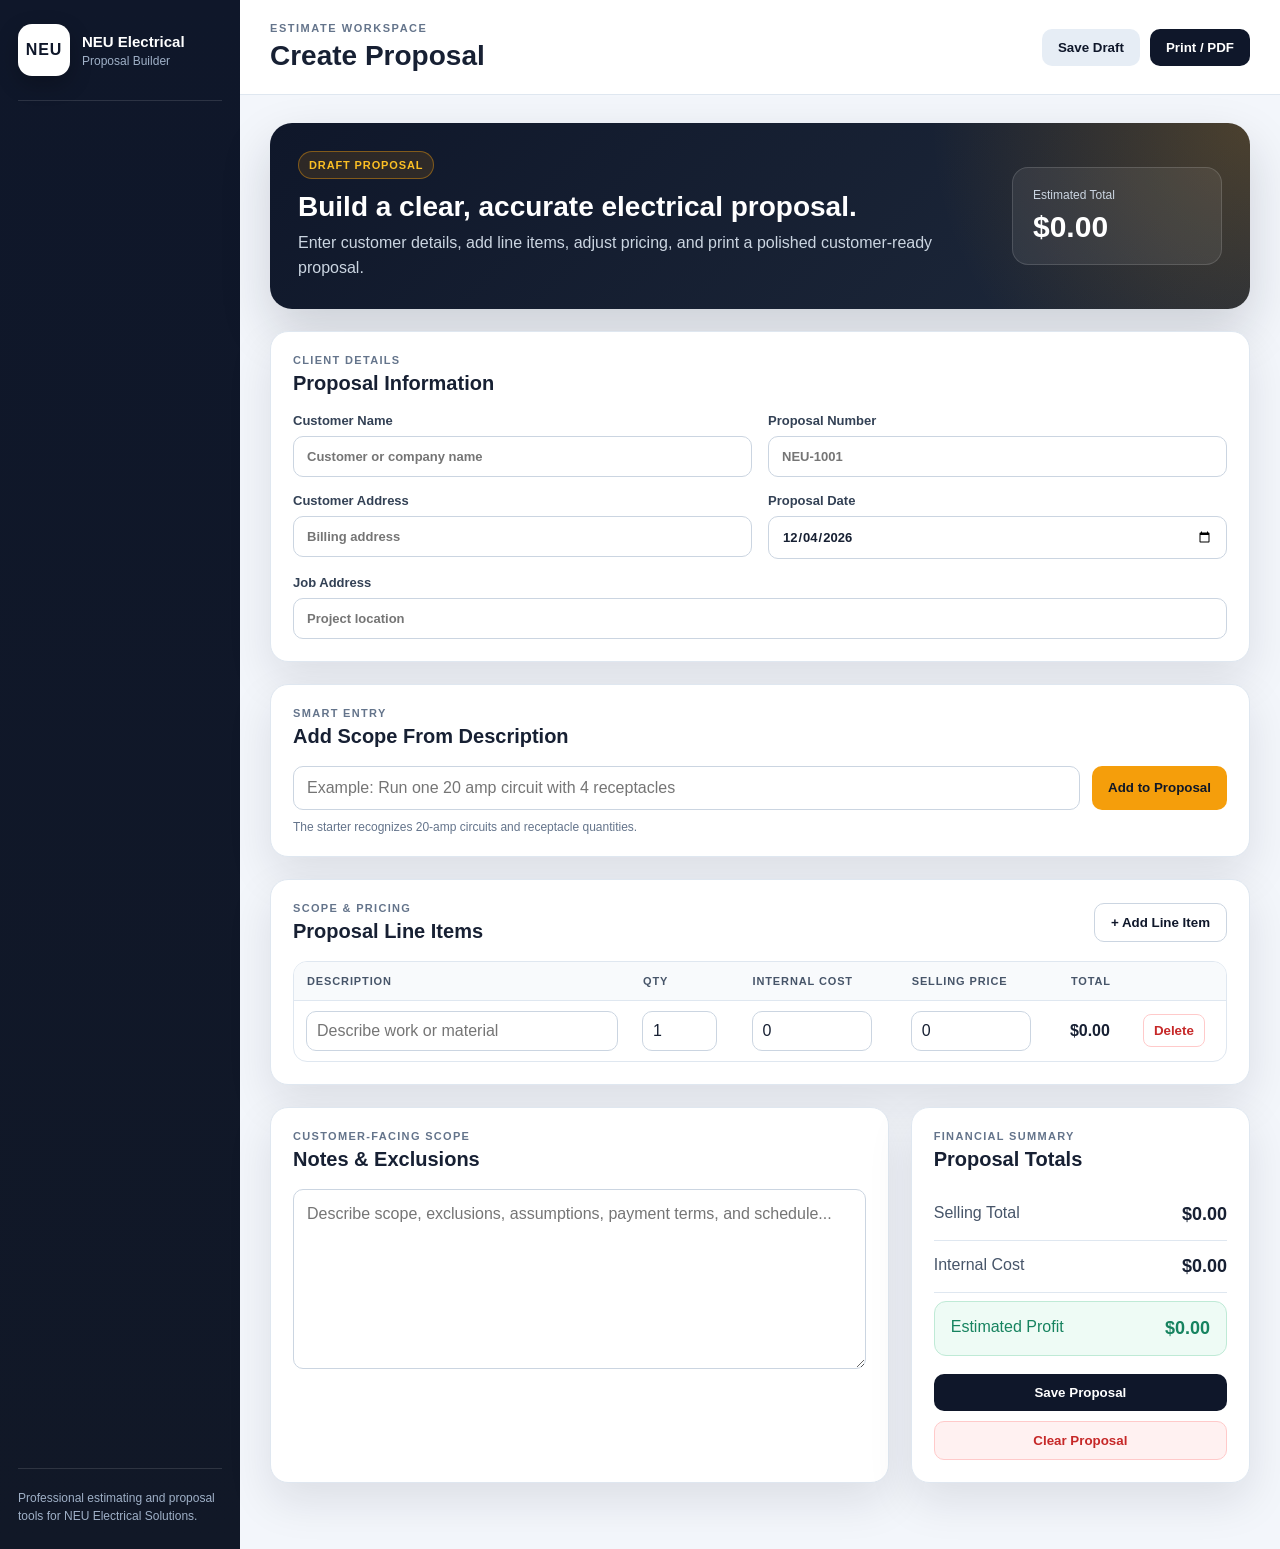
<file: neu-proposals-single-file.html>
<!DOCTYPE html>
<html lang="en">
<head>
  <meta charset="UTF-8" />
  <meta name="viewport" content="width=device-width, initial-scale=1.0" />
  <meta name="theme-color" content="#0f172a" />
  <title>NEU Proposal Builder</title>
  <style>
    :root{
      --navy:#0f172a;
      --navy2:#1e293b;
      --bg:#f3f6fb;
      --white:#ffffff;
      --text:#172033;
      --muted:#64748b;
      --border:#dfe7f0;
      --accent:#f59e0b;
      --green:#16835f;
      --red:#c62828;
      --shadow:0 18px 45px rgba(15,23,42,.10);
    }
    *{box-sizing:border-box}
    body{
      margin:0;
      font-family:Arial,Helvetica,sans-serif;
      background:var(--bg);
      color:var(--text);
    }
    .app{
      min-height:100vh;
      display:grid;
      grid-template-columns:240px 1fr;
    }
    .sidebar{
      background:linear-gradient(180deg,var(--navy),#111827);
      color:#fff;
      padding:24px 18px;
      display:flex;
      flex-direction:column;
    }
    .brand{
      display:flex;
      align-items:center;
      gap:12px;
      padding-bottom:24px;
      border-bottom:1px solid rgba(255,255,255,.12);
    }
    .logo{
      width:52px;
      height:52px;
      border-radius:14px;
      display:grid;
      place-items:center;
      background:#fff;
      color:var(--navy);
      font-weight:800;
      letter-spacing:.06em;
      box-shadow:0 8px 22px rgba(0,0,0,.24);
    }
    .brand strong{display:block;font-size:15px}
    .brand span{display:block;color:#9fb0c7;font-size:12px;margin-top:4px}
    .side-note{
      margin-top:auto;
      color:#9fb0c7;
      font-size:12px;
      line-height:1.5;
      padding-top:20px;
      border-top:1px solid rgba(255,255,255,.12);
    }
    .main{min-width:0}
    .topbar{
      background:rgba(255,255,255,.95);
      border-bottom:1px solid var(--border);
      padding:22px 30px;
      display:flex;
      justify-content:space-between;
      align-items:center;
      position:sticky;
      top:0;
      z-index:5;
    }
    .eyebrow{
      margin:0 0 6px;
      font-size:11px;
      font-weight:800;
      color:var(--muted);
      letter-spacing:.14em;
      text-transform:uppercase;
    }
    h1,h2,h3,p{margin-top:0}
    .topbar h1{margin:0;font-size:28px}
    .actions{display:flex;gap:10px}
    .content{
      max-width:1320px;
      margin:0 auto;
      padding:28px 30px 44px;
    }
    .hero{
      background:
        radial-gradient(circle at top right,rgba(245,158,11,.22),transparent 32%),
        linear-gradient(135deg,var(--navy),var(--navy2));
      color:#fff;
      border-radius:22px;
      padding:28px;
      display:flex;
      justify-content:space-between;
      gap:24px;
      box-shadow:0 22px 50px rgba(15,23,42,.17);
      margin-bottom:22px;
    }
    .hero h2{font-size:28px;margin:12px 0 8px}
    .hero p{color:#cbd5e1;line-height:1.55;margin:0}
    .pill{
      display:inline-block;
      border:1px solid rgba(245,158,11,.42);
      color:#fbbf24;
      background:rgba(245,158,11,.13);
      border-radius:999px;
      padding:7px 10px;
      font-size:11px;
      font-weight:800;
      letter-spacing:.08em;
      text-transform:uppercase;
    }
    .hero-total{
      min-width:210px;
      align-self:center;
      border:1px solid rgba(255,255,255,.14);
      background:rgba(255,255,255,.07);
      border-radius:16px;
      padding:20px;
    }
    .hero-total span{display:block;color:#cbd5e1;font-size:12px}
    .hero-total strong{display:block;font-size:30px;margin-top:8px}
    .panel{
      background:var(--white);
      border:1px solid var(--border);
      border-radius:18px;
      padding:22px;
      box-shadow:var(--shadow);
      margin-bottom:22px;
    }
    .panel-head{
      display:flex;
      justify-content:space-between;
      align-items:center;
      gap:16px;
      margin-bottom:18px;
    }
    .panel-head h3{margin:0;font-size:20px}
    .kicker{
      display:block;
      margin-bottom:6px;
      color:var(--muted);
      font-size:11px;
      font-weight:800;
      letter-spacing:.12em;
      text-transform:uppercase;
    }
    .grid{
      display:grid;
      grid-template-columns:1fr 1fr;
      gap:16px;
    }
    .span2{grid-column:1/-1}
    label{
      display:flex;
      flex-direction:column;
      gap:8px;
      font-size:13px;
      font-weight:700;
      color:#334155;
    }
    input,textarea{
      width:100%;
      border:1px solid #cbd5e1;
      border-radius:10px;
      padding:12px 13px;
      font:inherit;
      color:var(--text);
      background:#fff;
      outline:none;
    }
    input:focus,textarea:focus{
      border-color:#94a3b8;
      box-shadow:0 0 0 4px rgba(148,163,184,.15);
    }
    textarea{min-height:180px;resize:vertical;line-height:1.5}
    .smart{
      display:flex;
      gap:12px;
    }
    .smart input{flex:1}
    .help{color:var(--muted);font-size:12px;margin:10px 0 0}
    .btn{
      border:0;
      border-radius:10px;
      padding:11px 16px;
      font-weight:800;
      cursor:pointer;
      transition:.15s ease;
    }
    .btn:hover{transform:translateY(-1px)}
    .primary{background:var(--navy);color:#fff}
    .secondary{background:#e6edf5;color:var(--navy)}
    .accent{background:var(--accent);color:#111827}
    .outline{background:#fff;color:var(--navy);border:1px solid #cbd5e1}
    .danger{background:#fff1f1;color:var(--red);border:1px solid #ffcaca}
    .table-wrap{
      overflow-x:auto;
      border:1px solid var(--border);
      border-radius:14px;
    }
    table{
      width:100%;
      min-width:900px;
      border-collapse:collapse;
    }
    th{
      background:#f8fafc;
      color:#475569;
      font-size:11px;
      text-transform:uppercase;
      letter-spacing:.08em;
      text-align:left;
      padding:13px;
      border-bottom:1px solid var(--border);
    }
    td{
      padding:10px 12px;
      border-bottom:1px solid #edf2f7;
      vertical-align:middle;
    }
    tr:last-child td{border-bottom:0}
    td input{padding:10px}
    .desc{min-width:280px}
    .qty{width:75px}
    .money{width:120px}
    .line-total{font-weight:800;white-space:nowrap}
    .delete-row{
      background:#fff;
      color:var(--red);
      border:1px solid #ffcaca;
      border-radius:8px;
      padding:8px 10px;
      font-weight:700;
      cursor:pointer;
    }
    .bottom{
      display:grid;
      grid-template-columns:1.55fr .85fr;
      gap:22px;
    }
    .summary{
      height:max-content;
      position:sticky;
      top:108px;
    }
    .summary-row{
      display:flex;
      justify-content:space-between;
      padding:15px 0;
      border-bottom:1px solid var(--border);
    }
    .summary-row span{color:#475569}
    .summary-row strong{font-size:18px}
    .profit{
      margin-top:8px;
      padding:16px;
      border-radius:12px;
      background:#eefbf5;
      border:1px solid #bfead6;
    }
    .profit span,.profit strong{color:var(--green)}
    .summary-actions{display:grid;gap:10px;margin-top:18px}
    @media(max-width:900px){
      .app{grid-template-columns:1fr}
      .sidebar{display:none}
      .bottom{grid-template-columns:1fr}
      .summary{position:static}
    }
    @media(max-width:680px){
      .topbar{padding:18px;align-items:flex-start}
      .actions{flex-direction:column}
      .content{padding:18px 12px 30px}
      .hero{flex-direction:column}
      .hero-total{width:100%}
      .grid{grid-template-columns:1fr}
      .span2{grid-column:auto}
      .smart{flex-direction:column}
      .panel{padding:17px}
      .panel-head{align-items:flex-start;flex-direction:column}
    }
    @media print{
      body{background:#fff}
      .sidebar,.actions,.smart,.help,.btn,.delete-row{display:none!important}
      .app{display:block}
      .topbar{position:static;border:0;padding:10px 0}
      .content{max-width:none;padding:0}
      .hero{
        background:#fff;
        color:#111827;
        box-shadow:none;
        border:1px solid #cbd5e1;
        padding:18px;
      }
      .hero p{color:#475569}
      .panel{box-shadow:none;border:1px solid #cbd5e1;break-inside:avoid}
      input,textarea{border:0;padding:0;box-shadow:none!important}
      .summary{position:static}
    }
  </style>
</head>
<body>
  <div class="app">
    <aside class="sidebar">
      <div class="brand">
        <div class="logo">NEU</div>
        <div>
          <strong>NEU Electrical</strong>
          <span>Proposal Builder</span>
        </div>
      </div>
      <div class="side-note">
        Professional estimating and proposal tools for NEU Electrical Solutions.
      </div>
    </aside>

    <div class="main">
      <header class="topbar">
        <div>
          <p class="eyebrow">Estimate workspace</p>
          <h1>Create Proposal</h1>
        </div>
        <div class="actions">
          <button class="btn secondary" onclick="saveProposal()">Save Draft</button>
          <button class="btn primary" onclick="window.print()">Print / PDF</button>
        </div>
      </header>

      <main class="content">
        <section class="hero">
          <div>
            <span class="pill">Draft Proposal</span>
            <h2>Build a clear, accurate electrical proposal.</h2>
            <p>Enter customer details, add line items, adjust pricing, and print a polished customer-ready proposal.</p>
          </div>
          <div class="hero-total">
            <span>Estimated Total</span>
            <strong id="heroTotal">$0.00</strong>
          </div>
        </section>

        <section class="panel">
          <div class="panel-head">
            <div>
              <span class="kicker">Client details</span>
              <h3>Proposal Information</h3>
            </div>
          </div>
          <div class="grid">
            <label>Customer Name
              <input id="customerName" placeholder="Customer or company name">
            </label>
            <label>Proposal Number
              <input id="proposalNumber" placeholder="NEU-1001">
            </label>
            <label>Customer Address
              <input id="customerAddress" placeholder="Billing address">
            </label>
            <label>Proposal Date
              <input id="proposalDate" type="date">
            </label>
            <label class="span2">Job Address
              <input id="jobAddress" placeholder="Project location">
            </label>
          </div>
        </section>

        <section class="panel">
          <div class="panel-head">
            <div>
              <span class="kicker">Smart entry</span>
              <h3>Add Scope From Description</h3>
            </div>
          </div>
          <div class="smart">
            <input id="quickText" placeholder="Example: Run one 20 amp circuit with 4 receptacles">
            <button class="btn accent" onclick="parseText()">Add to Proposal</button>
          </div>
          <p class="help">The starter recognizes 20-amp circuits and receptacle quantities.</p>
        </section>

        <section class="panel">
          <div class="panel-head">
            <div>
              <span class="kicker">Scope & pricing</span>
              <h3>Proposal Line Items</h3>
            </div>
            <button class="btn outline" onclick="addRow()">+ Add Line Item</button>
          </div>

          <div class="table-wrap">
            <table>
              <thead>
                <tr>
                  <th>Description</th>
                  <th>Qty</th>
                  <th>Internal Cost</th>
                  <th>Selling Price</th>
                  <th>Total</th>
                  <th></th>
                </tr>
              </thead>
              <tbody id="lineItems"></tbody>
            </table>
          </div>
        </section>

        <div class="bottom">
          <section class="panel">
            <div class="panel-head">
              <div>
                <span class="kicker">Customer-facing scope</span>
                <h3>Notes & Exclusions</h3>
              </div>
            </div>
            <textarea id="notes" placeholder="Describe scope, exclusions, assumptions, payment terms, and schedule..."></textarea>
          </section>

          <section class="panel summary">
            <div class="panel-head">
              <div>
                <span class="kicker">Financial summary</span>
                <h3>Proposal Totals</h3>
              </div>
            </div>
            <div class="summary-row">
              <span>Selling Total</span>
              <strong id="sellingTotal">$0.00</strong>
            </div>
            <div class="summary-row">
              <span>Internal Cost</span>
              <strong id="costTotal">$0.00</strong>
            </div>
            <div class="summary-row profit">
              <span>Estimated Profit</span>
              <strong id="profitTotal">$0.00</strong>
            </div>
            <div class="summary-actions">
              <button class="btn primary" onclick="saveProposal()">Save Proposal</button>
              <button class="btn danger" onclick="clearProposal()">Clear Proposal</button>
            </div>
          </section>
        </div>
      </main>
    </div>
  </div>

  <script>
    const tbody = document.getElementById('lineItems');

    const defaultPrices = {
      circuit20: { cost: 220, price: 450 },
      receptacle: { cost: 28, price: 125 }
    };

    function money(value){
      return new Intl.NumberFormat('en-US',{
        style:'currency',
        currency:'USD'
      }).format(Number(value) || 0);
    }

    function addRow(item = {}){
      const row = document.createElement('tr');
      row.innerHTML = `
        <td><input class="desc" placeholder="Describe work or material"></td>
        <td><input class="qty" type="number" min="0" step="1" value="${item.qty ?? 1}"></td>
        <td><input class="cost money" type="number" min="0" step="0.01" value="${item.cost ?? 0}"></td>
        <td><input class="price money" type="number" min="0" step="0.01" value="${item.price ?? 0}"></td>
        <td class="line-total">$0.00</td>
        <td><button class="delete-row">Delete</button></td>
      `;
      row.querySelector('.desc').value = item.description || '';
      row.querySelectorAll('input').forEach(input => input.addEventListener('input', calculate));
      row.querySelector('.delete-row').addEventListener('click', () => {
        row.remove();
        calculate();
      });
      tbody.appendChild(row);
      calculate();
    }

    function calculate(){
      let selling = 0;
      let cost = 0;

      [...tbody.rows].forEach(row => {
        const qty = Number(row.querySelector('.qty').value) || 0;
        const unitCost = Number(row.querySelector('.cost').value) || 0;
        const unitPrice = Number(row.querySelector('.price').value) || 0;
        const total = qty * unitPrice;

        selling += total;
        cost += qty * unitCost;
        row.querySelector('.line-total').textContent = money(total);
      });

      document.getElementById('sellingTotal').textContent = money(selling);
      document.getElementById('costTotal').textContent = money(cost);
      document.getElementById('profitTotal').textContent = money(selling - cost);
      document.getElementById('heroTotal').textContent = money(selling);
    }

    function parseText(){
      const input = document.getElementById('quickText');
      const text = input.value.toLowerCase().trim();
      if(!text) return;

      let added = false;

      if(text.includes('20 amp') || text.includes('20-amp')){
        addRow({
          description:'Furnish and install one new 20-amp branch circuit',
          qty:1,
          cost:defaultPrices.circuit20.cost,
          price:defaultPrices.circuit20.price
        });
        added = true;
      }

      const receptacles = text.match(/(\d+)\s+receptacle/);
      if(receptacles){
        addRow({
          description:'Furnish and install standard duplex receptacle',
          qty:Number(receptacles[1]),
          cost:defaultPrices.receptacle.cost,
          price:defaultPrices.receptacle.price
        });
        added = true;
      }

      if(!added){
        addRow({
          description:input.value,
          qty:1,
          cost:0,
          price:0
        });
      }

      input.value = '';
    }

    function getProposal(){
      return {
        customerName:document.getElementById('customerName').value,
        proposalNumber:document.getElementById('proposalNumber').value,
        customerAddress:document.getElementById('customerAddress').value,
        proposalDate:document.getElementById('proposalDate').value,
        jobAddress:document.getElementById('jobAddress').value,
        notes:document.getElementById('notes').value,
        items:[...tbody.rows].map(row => ({
          description:row.querySelector('.desc').value,
          qty:Number(row.querySelector('.qty').value) || 0,
          cost:Number(row.querySelector('.cost').value) || 0,
          price:Number(row.querySelector('.price').value) || 0
        }))
      };
    }

    function saveProposal(){
      localStorage.setItem('neuProposal', JSON.stringify(getProposal()));
      alert('Proposal saved in this browser.');
    }

    function loadProposal(){
      document.getElementById('proposalDate').value = new Date().toISOString().slice(0,10);

      const saved = localStorage.getItem('neuProposal');
      if(!saved){
        addRow();
        return;
      }

      const proposal = JSON.parse(saved);
      ['customerName','proposalNumber','customerAddress','proposalDate','jobAddress','notes']
        .forEach(id => {
          if(proposal[id] !== undefined){
            document.getElementById(id).value = proposal[id];
          }
        });

      (proposal.items || []).forEach(addRow);
      if(!proposal.items || !proposal.items.length) addRow();
    }

    function clearProposal(){
      if(!confirm('Clear this proposal?')) return;
      localStorage.removeItem('neuProposal');
      location.reload();
    }

    document.getElementById('quickText').addEventListener('keydown', event => {
      if(event.key === 'Enter') parseText();
    });

    loadProposal();
  </script>
</body>
</html>
</file>
